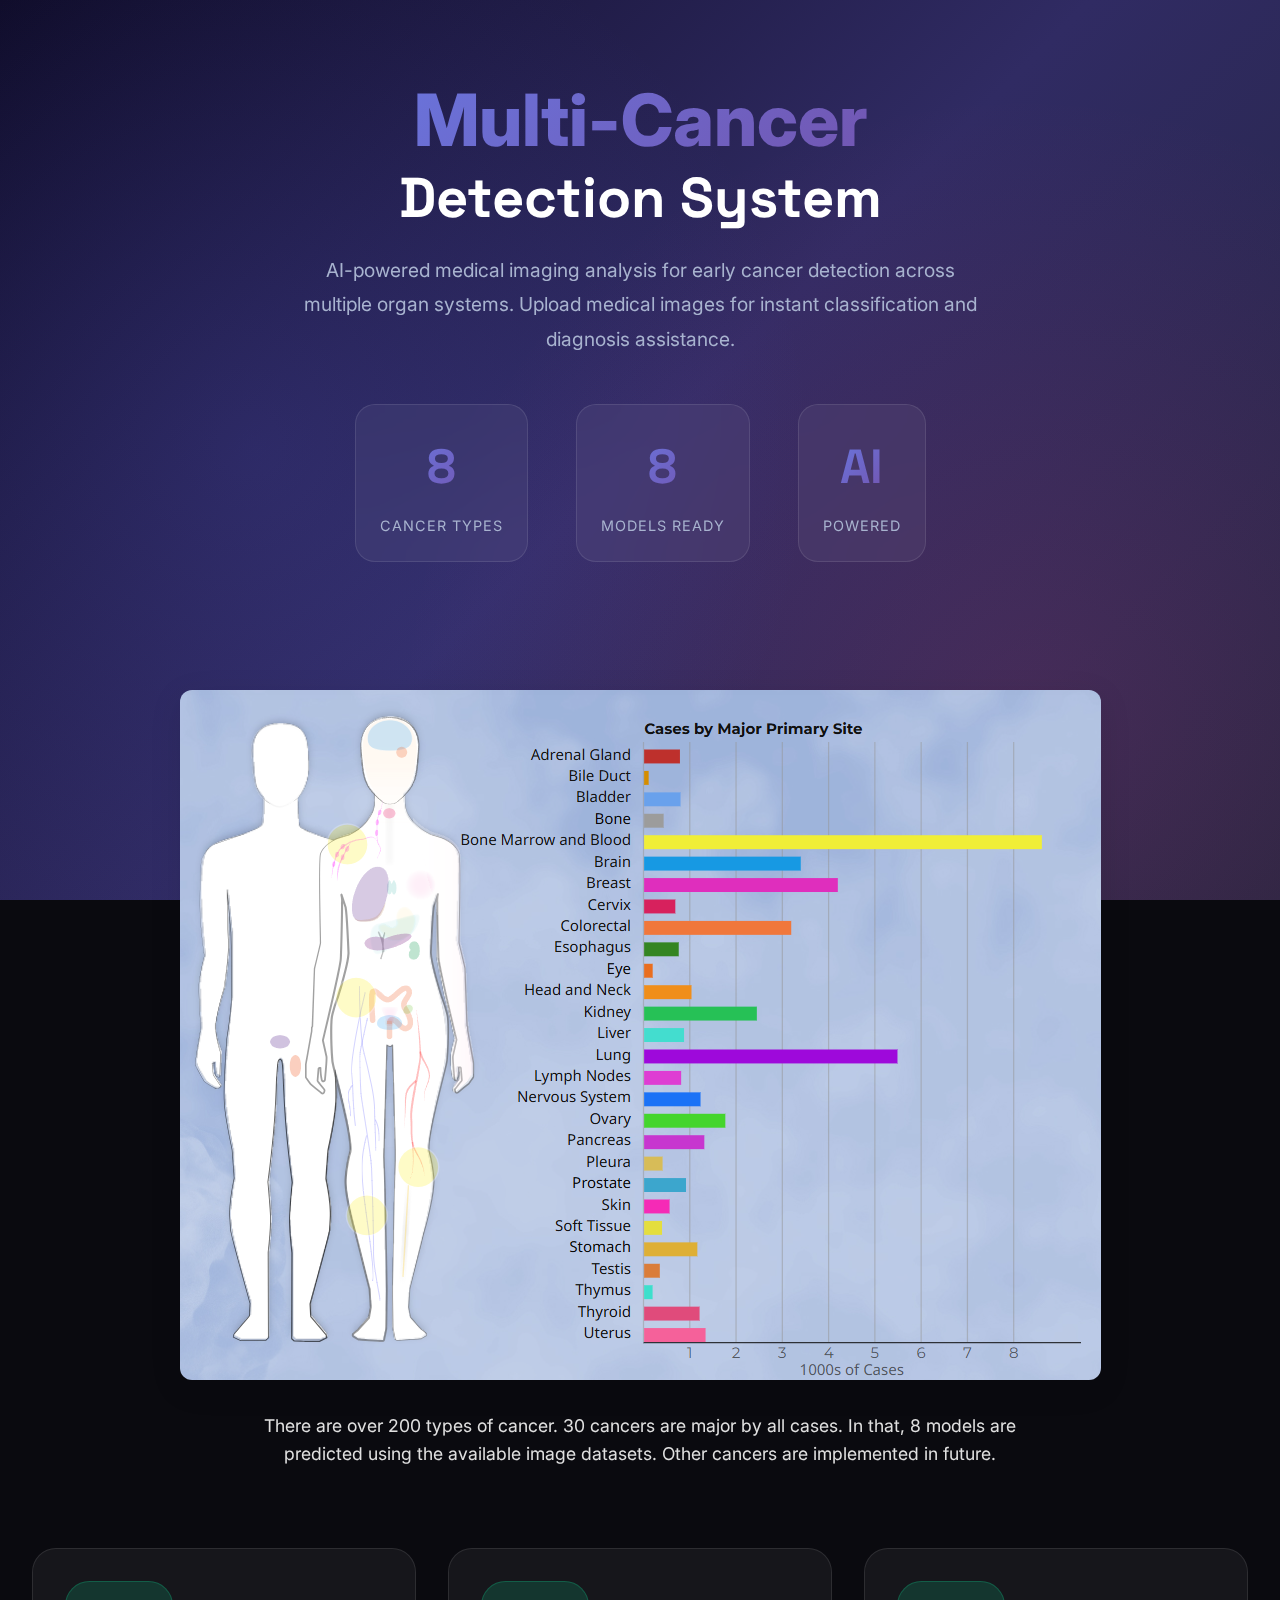
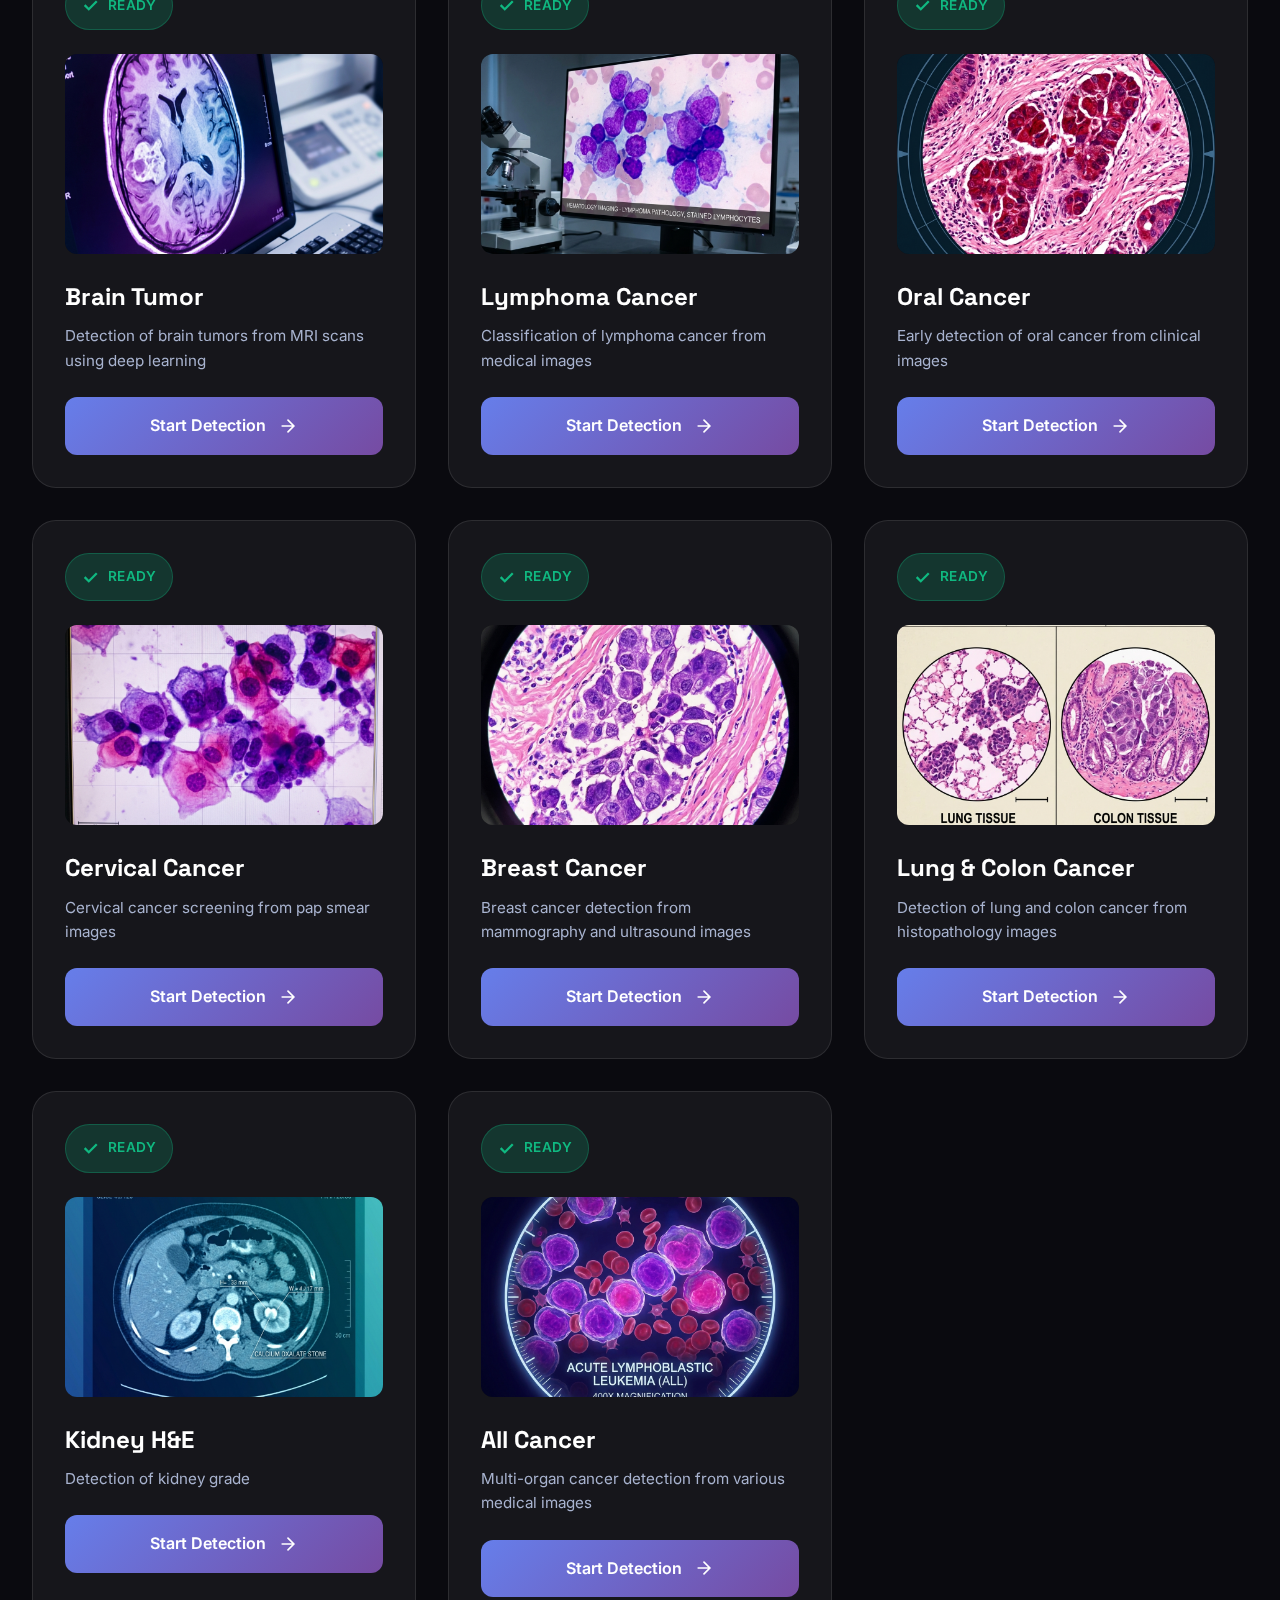
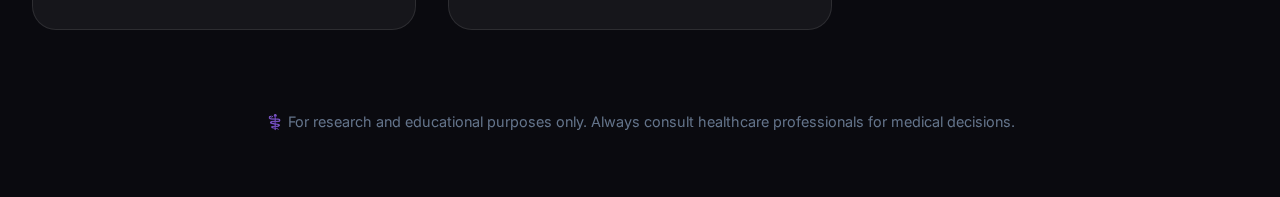
<file: index.html>
<!DOCTYPE html>
<html lang="en">

<head>
    <meta charset="UTF-8">
    <meta name="viewport" content="width=device-width, initial-scale=1.0">
    <title>Multi-Cancer Detection System</title>
    <meta name="description" content="AI-powered cancer detection system for 8 different cancer types">
    <link rel="stylesheet" href="static/css/style.css">
    <link rel="preconnect" href="https://fonts.googleapis.com">
    <link rel="preconnect" href="https://fonts.gstatic.com" crossorigin>
    <link
        href="https://fonts.googleapis.com/css2?family=Inter:wght@300;400;500;600;700;800&family=Space+Grotesk:wght@500;700&display=swap"
        rel="stylesheet">
</head>

<body>
    <!-- Background gradient -->
    <div class="gradient-bg"></div>

    <!-- Main container -->
    <div class="container">
        <!-- Hero section -->
        <header class="hero">
            <div class="hero-content">
                <h1 class="hero-title">
                    <span class="gradient-text">Multi-Cancer</span>
                    <span class="hero-subtitle">Detection System</span>
                </h1>
                <p class="hero-description">
                    AI-powered medical imaging analysis for early cancer detection across multiple organ systems.
                    Upload medical images for instant classification and diagnosis assistance.
                </p>
                <div class="hero-stats">
                    <div class="stat">
                        <div class="stat-number">8</div>
                        <div class="stat-label">Cancer Types</div>
                    </div>
                    <div class="stat">
                        <div class="stat-number" id="models-ready">4</div>
                        <div class="stat-label">Models Ready</div>
                    </div>
                    <div class="stat">
                        <div class="stat-number">AI</div>
                        <div class="stat-label">Powered</div>
                    </div>
                </div>
            </div>
        </header>

        <!-- Cancer Overview Section -->
        <section style="text-align: center; margin: 3rem 0; padding: 2rem;">
            <img src="static/images/cancer.png" alt="Cancer Overview"
                style="max-width: 100%; height: auto; border-radius: 12px; box-shadow: 0 8px 32px rgba(0, 0, 0, 0.1); margin-bottom: 1.5rem;">
            <p style="font-size: 1.1rem; color: #e0e0e0; max-width: 800px; margin: 0 auto; line-height: 1.6;">
                There are over 200 types of cancer. 30 cancers are major by all cases. In that, 8 models are predicted
                using the available image datasets. Other cancers are implemented in future.
            </p>
        </section>

        <!-- Cancer detection cards -->
        <section class="cancer-grid" id="cancerGrid">
            <!-- Cards will be dynamically generated by JavaScript -->
        </section>

        <!-- Footer -->
        <footer class="footer">
            <p>⚕️ For research and educational purposes only. Always consult healthcare professionals for medical
                decisions.</p>
        </footer>
    </div>

    <script src="static/js/index.js"></script>
</body>

</html>
</file>
<file: static/css/style.css>
/* ================================
   GLOBAL STYLES & RESET
   ================================ */
* {
    margin: 0;
    padding: 0;
    box-sizing: border-box;
}

:root {
    /* Color palette */
    --primary-color: #6366f1;
    --primary-dark: #4f46e5;
    --primary-light: #818cf8;
    --secondary-color: #ec4899;
    --success-color: #10b981;
    --warning-color: #f59e0b;
    --danger-color: #ef4444;
    
    /* Gradients */
    --gradient-primary: linear-gradient(135deg, #667eea 0%, #764ba2 100%);
    --gradient-secondary: linear-gradient(135deg, #f093fb 0%, #f5576c 100%);
    --gradient-success: linear-gradient(135deg, #4facfe 0%, #00f2fe 100%);
    --gradient-bg: linear-gradient(135deg, #0f0c29 0%, #302b63 50%, #24243e 100%);
    
    /* Neutral colors */
    --bg-dark: #0a0a0f;
    --bg-card: rgba(255, 255, 255, 0.05);
    --text-primary: #ffffff;
    --text-secondary: #a8b3cf;
    --text-muted: #64748b;
    
    /* Spacing */
    --spacing-xs: 0.5rem;
    --spacing-sm: 1rem;
    --spacing-md: 1.5rem;
    --spacing-lg: 2rem;
    --spacing-xl: 3rem;
    
    /* Border radius */
    --radius-sm: 8px;
    --radius-md: 12px;
    --radius-lg: 20px;
    --radius-xl: 24px;
    
    /* Shadows */
    --shadow-sm: 0 2px 8px rgba(0, 0, 0, 0.1);
    --shadow-md: 0 4px 16px rgba(0, 0, 0, 0.2);
    --shadow-lg: 0 8px 32px rgba(99, 102, 241, 0.2);
    --shadow-glow: 0 0 40px rgba(99, 102, 241, 0.4);
    
    /* Transitions */
    --transition-fast: 0.2s ease;
    --transition-base: 0.3s ease;
    --transition-slow: 0.5s ease;
}

body {
    font-family: 'Inter', -apple-system, BlinkMacSystemFont, sans-serif;
    background: var(--bg-dark);
    color: var(--text-primary);
    line-height: 1.6;
    overflow-x: hidden;
    min-height: 100vh;
}

.gradient-bg {
    position: fixed;
    top: 0;
    left: 0;
    right: 0;
    bottom: 0;
    background: var(--gradient-bg);
    z-index: -2;
}

.gradient-bg::before {
    content: '';
    position: absolute;
    top: 0;
    left: 0;
    right: 0;
    bottom: 0;
    background: 
        radial-gradient(circle at 20% 50%, rgba(99, 102, 241, 0.15) 0%, transparent 50%),
        radial-gradient(circle at 80% 80%, rgba(236, 72, 153, 0.15) 0%, transparent 50%);
    z-index: -1;
}

.container {
    max-width: 1400px;
    margin: 0 auto;
    padding: var(--spacing-lg);
}

/* ================================
   HERO SECTION
   ================================ */
.hero {
    text-align: center;
    padding: var(--spacing-xl) 0;
    margin-bottom: var(--spacing-xl);
}

.hero-content {
    max-width: 900px;
    margin: 0 auto;
}

.hero-title {
    font-size: clamp(2.5rem, 6vw, 4.5rem);
    font-weight: 800;
    margin-bottom: var(--spacing-md);
    line-height: 1.1;
}

.gradient-text {
    background: var(--gradient-primary);
    -webkit-background-clip: text;
    -webkit-text-fill-color: transparent;
    background-clip: text;
    display: block;
}

.hero-subtitle {
    display: block;
    font-family: 'Space Grotesk', sans-serif;
    font-size: clamp(2rem, 5vw, 3.5rem);
    color: var(--text-primary);
    margin-top: var(--spacing-xs);
}

.hero-description {
    font-size: 1.2rem;
    color: var(--text-secondary);
    margin-bottom: var(--spacing-xl);
    max-width: 700px;
    margin-left: auto;
    margin-right: auto;
    line-height: 1.8;
}

.hero-stats {
    display: flex;
    justify-content: center;
    gap: var(--spacing-xl);
    flex-wrap: wrap;
    margin-top: var(--spacing-xl);
}

.stat {
    text-align: center;
    padding: var(--spacing-md);
    background: var(--bg-card);
    border-radius: var(--radius-lg);
    backdrop-filter: blur(20px);
    border: 1px solid rgba(255, 255, 255, 0.1);
    min-width: 120px;
}

.stat-number {
    font-size: 3rem;
    font-weight: 800;
    background: var(--gradient-primary);
    -webkit-background-clip: text;
    -webkit-text-fill-color: transparent;
    background-clip: text;
    font-family: 'Space Grotesk', sans-serif;
}

.stat-label {
    font-size: 0.9rem;
    color: var(--text-secondary);
    margin-top: var(--spacing-xs);
    text-transform: uppercase;
    letter-spacing: 1px;
}

/* ================================
   CANCER GRID
   ================================ */
.cancer-grid {
    display: grid;
    grid-template-columns: repeat(auto-fill, minmax(320px, 1fr));
    gap: var(--spacing-lg);
    margin-bottom: var(--spacing-xl);
}

.cancer-card {
    position: relative;
    background: var(--bg-card);
    border-radius: var(--radius-xl);
    padding: var(--spacing-lg);
    backdrop-filter: blur(20px);
    border: 1px solid rgba(255, 255, 255, 0.1);
    transition: all var(--transition-base);
    cursor: pointer;
    overflow: hidden;
}

.cancer-card::before {
    content: '';
    position: absolute;
    top: 0;
    left: 0;
    right: 0;
    height: 4px;
    background: var(--gradient-primary);
    opacity: 0;
    transition: opacity var(--transition-base);
}

.cancer-card.available:hover::before {
    opacity: 1;
}

.cancer-card:hover {
    border-color: rgba(99, 102, 241, 0.3);
    box-shadow: var(--shadow-lg);
}

.card-glow {
    position: absolute;
    top: -50%;
    left: -50%;
    width: 200%;
    height: 200%;
    background: radial-gradient(circle, rgba(99, 102, 241, 0.1) 0%, transparent 70%);
    opacity: 0;
    transition: opacity var(--transition-slow);
    pointer-events: none;
}

.cancer-card:hover .card-glow {
    opacity: 1;
}

.card-content {
    position: relative;
    z-index: 1;
}

.status-badge {
    display: inline-flex;
    align-items: center;
    gap: 0.5rem;
    padding: 0.5rem 1rem;
    border-radius: 50px;
    font-size: 0.85rem;
    font-weight: 600;
    margin-bottom: var(--spacing-md);
    text-transform: uppercase;
    letter-spacing: 0.5px;
}

.status-badge.ready {
    background: rgba(16, 185, 129, 0.2);
    color: var(--success-color);
    border: 1px solid rgba(16, 185, 129, 0.3);
}

.status-badge.training {
    background: rgba(245, 158, 11, 0.2);
    color: var(--warning-color);
    border: 1px solid rgba(245, 158, 11, 0.3);
}

.status-badge.error {
    background: rgba(239, 68, 68, 0.2);
    color: var(--danger-color);
    border: 1px solid rgba(239, 68, 68, 0.3);
}

.status-icon {
    font-size: 1.2rem;
}

.card-image {
    width: 100%;
    height: 200px;
    border-radius: var(--radius-md);
    overflow: hidden;
    margin-bottom: var(--spacing-md);
    background: rgba(0, 0, 0, 0.3);
    display: flex;
    align-items: center;
    justify-content: center;
}

.card-image img {
    width: 100%;
    height: 100%;
    object-fit: cover;
    transition: transform var(--transition-slow);
}

.cancer-card:hover .card-image img {
    transform: scale(1.05);
}

.card-info {
    margin-bottom: var(--spacing-md);
}

.card-title {
    font-size: 1.5rem;
    font-weight: 700;
    margin-bottom: var(--spacing-xs);
    font-family: 'Space Grotesk', sans-serif;
}

.card-description {
    color: var(--text-secondary);
    font-size: 0.95rem;
    line-height: 1.6;
}

.card-button {
    display: flex;
    align-items: center;
    justify-content: center;
    gap: 0.75rem;
    width: 100%;
    padding: 1rem;
    background: var(--gradient-primary);
    color: white;
    border: none;
    border-radius: var(--radius-md);
    font-size: 1rem;
    font-weight: 600;
    cursor: pointer;
    transition: all var(--transition-base);
    text-decoration: none;
    font-family: 'Inter', sans-serif;
}

.card-button:hover:not(.disabled) {
    transform: translateY(-2px);
    box-shadow: var(--shadow-glow);
}

.card-button.disabled {
    background: rgba(255, 255, 255, 0.1);
    cursor: not-allowed;
    opacity: 0.6;
}

.button-arrow {
    width: 20px;
    height: 20px;
    transition: transform var(--transition-base);
}

.card-button:hover:not(.disabled) .button-arrow {
    transform: translateX(4px);
}

/* ================================
   DETECTION PAGE
   ================================ */
.detection-page {
    max-width: 1200px;
}

.detection-header {
    margin-bottom: var(--spacing-xl);
}

.back-button {
    display: inline-flex;
    align-items: center;
    gap: 0.5rem;
    color: var(--text-secondary);
    text-decoration: none;
    font-size: 1rem;
    margin-bottom: var(--spacing-md);
    transition: color var(--transition-fast);
}

.back-button:hover {
    color: var(--primary-light);
}

.back-button svg {
    width: 20px;
    height: 20px;
}

.detection-title h1 {
    font-size: 2.5rem;
    font-weight: 800;
    margin-bottom: var(--spacing-xs);
    font-family: 'Space Grotesk', sans-serif;
}

.detection-title p {
    color: var(--text-secondary);
    font-size: 1.1rem;
}

.detection-container {
    display: grid;
    gap: var(--spacing-lg);
    margin-bottom: var(--spacing-lg);
}

.glass-card {
    background: var(--bg-card);
    border-radius: var(--radius-xl);
    padding: var(--spacing-lg);
    backdrop-filter: blur(20px);
    border: 1px solid rgba(255, 255, 255, 0.1);
}

.upload-section {
    min-height: 400px;
}

.upload-area {
    border: 2px dashed rgba(255, 255, 255, 0.2);
    border-radius: var(--radius-md);
    padding: var(--spacing-xl);
    text-align: center;
    transition: all var(--transition-base);
    cursor: pointer;
    min-height: 350px;
    display: flex;
    align-items: center;
    justify-content: center;
}

.upload-area:hover {
    border-color: var(--primary-light);
    background: rgba(99, 102, 241, 0.05);
}

.upload-area.dragover {
    border-color: var(--primary-color);
    background: rgba(99, 102, 241, 0.1);
}

.upload-icon {
    width: 64px;
    height: 64px;
    stroke: var(--primary-light);
    margin-bottom: var(--spacing-md);
}

.upload-content h3 {
    font-size: 1.5rem;
    margin-bottom: var(--spacing-sm);
}

.upload-content p {
    color: var(--text-secondary);
    margin-bottom: var(--spacing-sm);
}

.upload-hint {
    font-size: 0.9rem;
    color: var(--text-muted);
}

.browse-button {
    margin-top: var(--spacing-md);
    padding: 0.75rem 2rem;
    background: var(--gradient-primary);
    color: white;
    border: none;
    border-radius: var(--radius-md);
    font-size: 1rem;
    font-weight: 600;
    cursor: pointer;
    transition: all var(--transition-base);
}

.browse-button:hover {
    transform: translateY(-2px);
    box-shadow: var(--shadow-glow);
}

.preview-container {
    text-align: center;
}

.preview-container img {
    max-width: 100%;
    max-height: 400px;
    border-radius: var(--radius-md);
    margin-bottom: var(--spacing-md);
}

.preview-actions {
    display: flex;
    gap: var(--spacing-md);
    justify-content: center;
}

.action-button {
    display: inline-flex;
    align-items: center;
    gap: 0.5rem;
    padding: 0.875rem 1.5rem;
    border: none;
    border-radius: var(--radius-md);
    font-size: 1rem;
    font-weight: 600;
    cursor: pointer;
    transition: all var(--transition-base);
    text-decoration: none;
    font-family: 'Inter', sans-serif;
}

.action-button svg {
    width: 18px;
    height: 18px;
}

.action-button.primary {
    background: var(--gradient-primary);
    color: white;
}

.action-button.primary:hover {
    transform: translateY(-2px);
    box-shadow: var(--shadow-glow);
}

.action-button.secondary {
    background: rgba(255, 255, 255, 0.1);
    color: var(--text-primary);
    border: 1px solid rgba(255, 255, 255, 0.2);
}

.action-button.secondary:hover {
    background: rgba(255, 255, 255, 0.15);
    border-color: rgba(255, 255, 255, 0.3);
}

.results-section {
    min-height: 300px;
}

.results-section h2 {
    font-size: 1.8rem;
    margin-bottom: var(--spacing-lg);
    font-family: 'Space Grotesk', sans-serif;
}

.loading-container {
    text-align: center;
    padding: var(--spacing-xl);
}

.spinner {
    width: 50px;
    height: 50px;
    border: 4px solid rgba(255, 255, 255, 0.1);
    border-top-color: var(--primary-color);
    border-radius: 50%;
    animation: spin 1s linear infinite;
    margin: 0 auto var(--spacing-md);
}

@keyframes spin {
    to { transform: rotate(360deg); }
}

.result-main {
    text-align: center;
    padding: var(--spacing-xl) 0;
    margin-bottom: var(--spacing-lg);
}

.result-label {
    font-size: 1rem;
    color: var(--text-secondary);
    margin-bottom: var(--spacing-sm);
    text-transform: uppercase;
    letter-spacing: 1px;
}

.result-value {
    font-size: 2.5rem;
    font-weight: 800;
    background: var(--gradient-primary);
    -webkit-background-clip: text;
    -webkit-text-fill-color: transparent;
    background-clip: text;
    font-family: 'Space Grotesk', sans-serif;
}

.confidence-section {
    margin-bottom: var(--spacing-lg);
}

.confidence-header {
    display: flex;
    justify-content: space-between;
    margin-bottom: var(--spacing-sm);
    font-weight: 600;
}

.confidence-value {
    color: var(--primary-light);
}

.confidence-bar {
    height: 12px;
    background: rgba(255, 255, 255, 0.1);
    border-radius: 50px;
    overflow: hidden;
}

.confidence-fill {
    height: 100%;
    background: var(--gradient-primary);
    border-radius: 50px;
    transition: width 0.5s ease;
    width: 0%;
}

.all-predictions {
    margin-bottom: var(--spacing-lg);
    padding: var(--spacing-md);
    background: rgba(0, 0, 0, 0.2);
    border-radius: var(--radius-md);
}

.prediction-item {
    display: flex;
    justify-content: space-between;
    padding: var(--spacing-sm) 0;
    border-bottom: 1px solid rgba(255, 255, 255, 0.1);
}

.prediction-item:last-child {
    border-bottom: none;
}

.result-actions {
    display: flex;
    gap: var(--spacing-md);
    justify-content: center;
    flex-wrap: wrap;
}

.disclaimer {
    display: flex;
    align-items: start;
    gap: var(--spacing-md);
    padding: var(--spacing-md);
    background: rgba(245, 158, 11, 0.1);
    border: 1px solid rgba(245, 158, 11, 0.3);
}

.disclaimer svg {
    width: 24px;
    height: 24px;
    stroke: var(--warning-color);
    flex-shrink: 0;
    margin-top: 2px;
}

.disclaimer p {
    color: var(--text-secondary);
    font-size: 0.9rem;
    line-height: 1.6;
}

/* ================================
   FOOTER
   ================================ */
.footer {
    text-align: center;
    padding: var(--spacing-lg) 0;
    color: var(--text-muted);
    font-size: 0.9rem;
}

/* ================================
   RESPONSIVE DESIGN
   ================================ */
@media (max-width: 768px) {
    .cancer-grid {
        grid-template-columns: 1fr;
    }
    
    .hero-stats {
        gap: var(--spacing-md);
    }
    
    .container {
        padding: var(--spacing-md);
    }
    
    .preview-actions,
    .result-actions {
        flex-direction: column;
    }
    
    .action-button {
        width: 100%;
        justify-content: center;
    }
}
</file>
